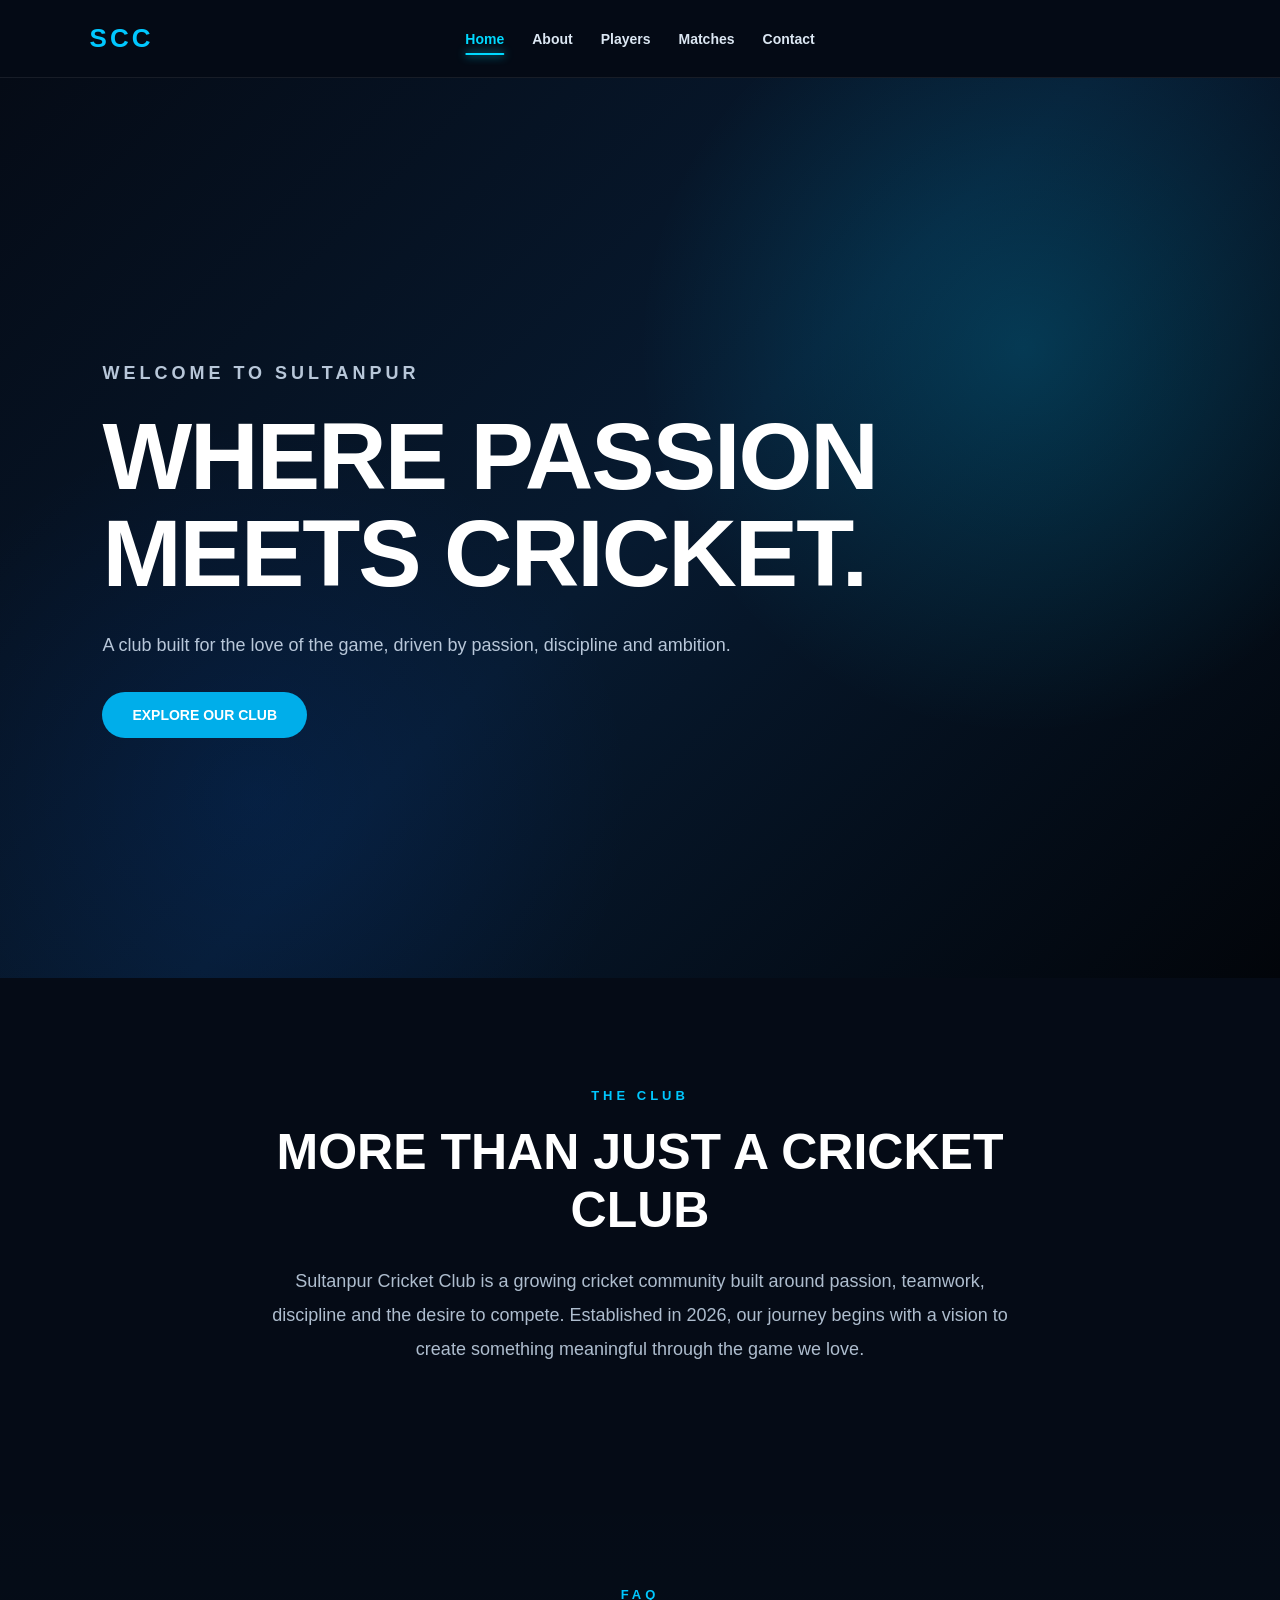
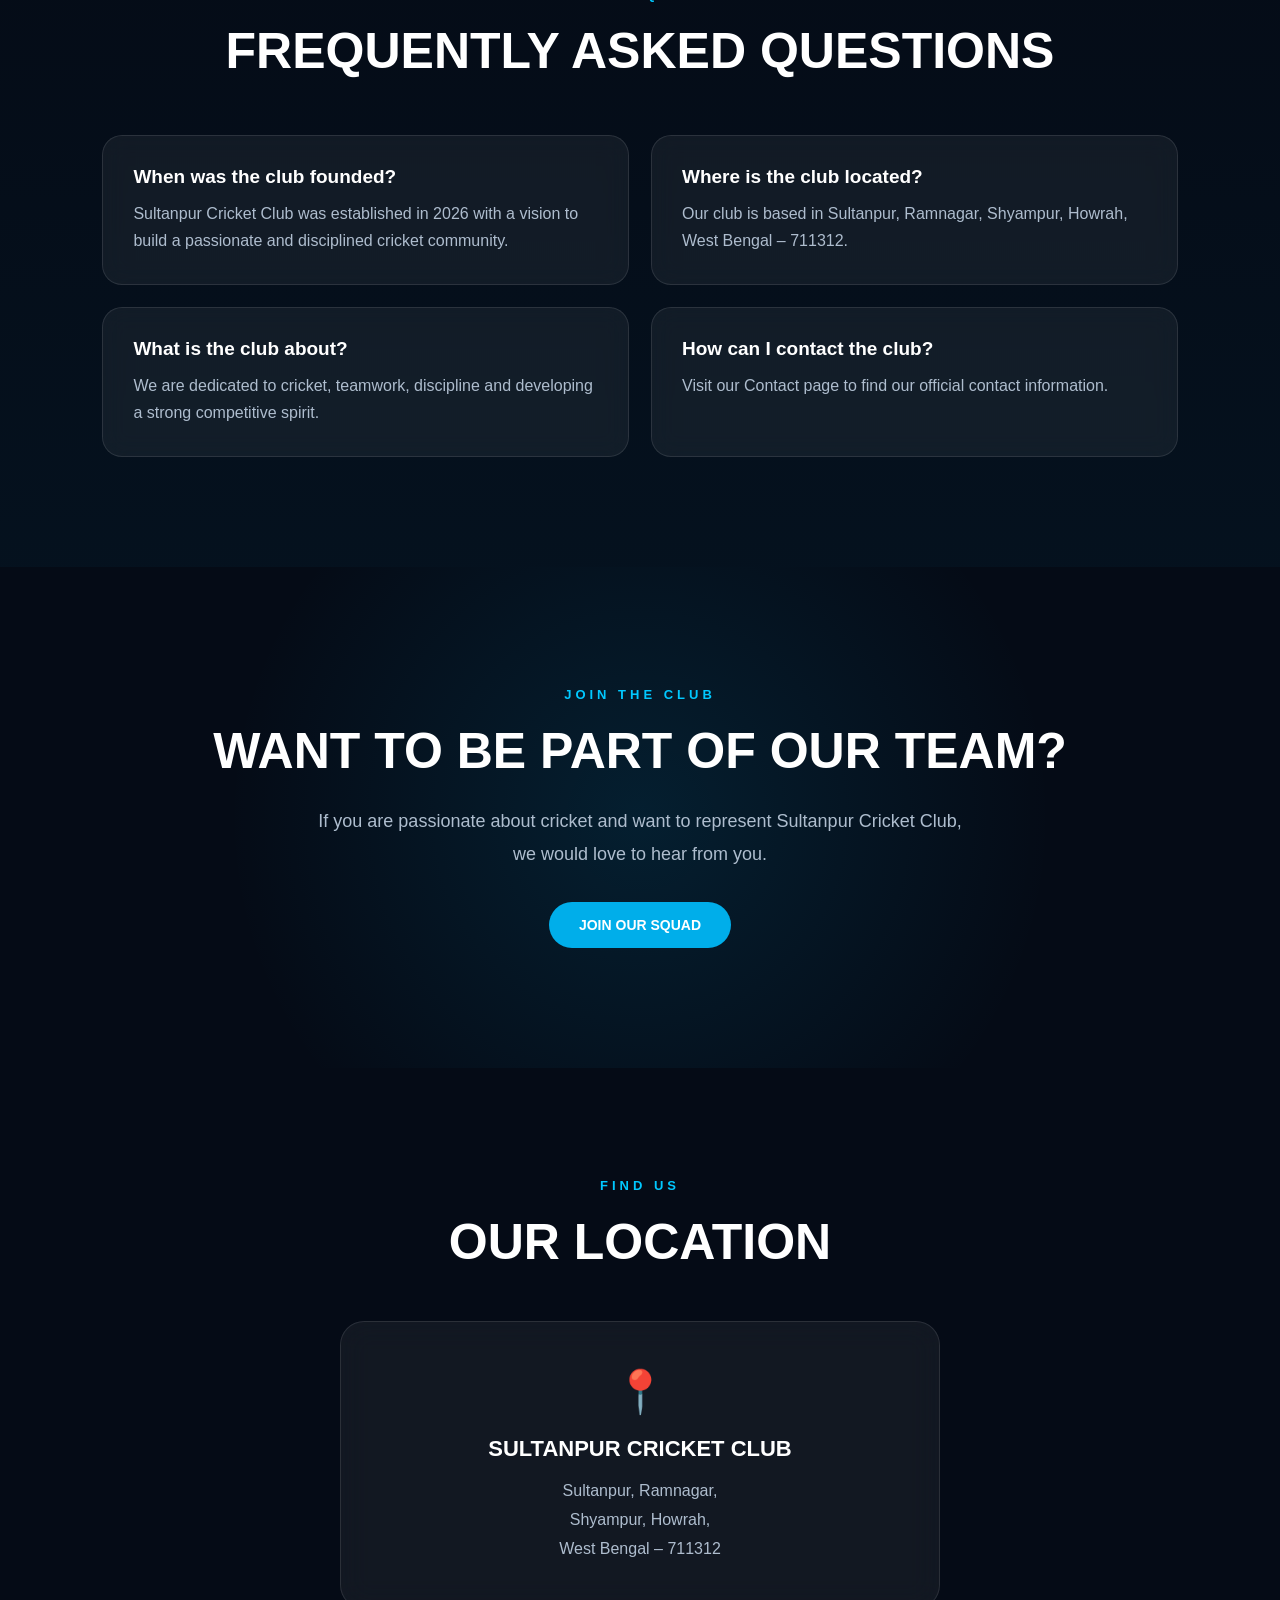
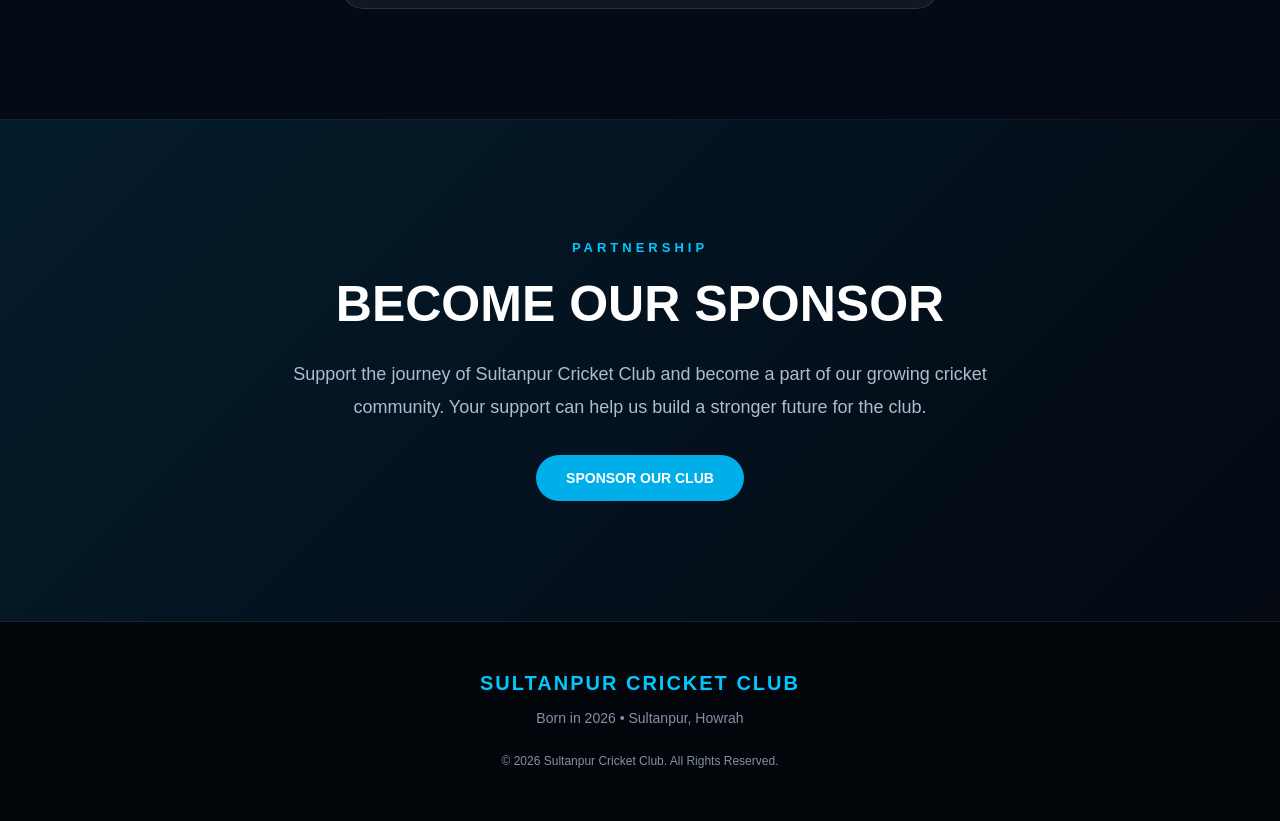
<file: index.html>
<!DOCTYPE html>
<html lang="en">

<head>
    <meta charset="UTF-8">
    <meta name="viewport" content="width=device-width, initial-scale=1.0">

    <title>Sultanpur Cricket Club</title>

    <link rel="stylesheet" href="style.css">
</head>

<body>

    <!-- NAVBAR -->

    <header class="navbar">

        <a href="index.html" class="logo">
            SCC
        </a>

        <nav>
            <a href="index.html">Home</a>
            <a href="about.html">About</a>
            <a href="players.html">Players</a>
            <a href="matches.html">Matches</a>
            <a href="contact.html">Contact</a>
        </nav>

    </header>


    <main>

        <!-- HERO -->

        <section class="hero">

            <div class="hero-content">

                <p class="tagline">
                    WELCOME TO SULTANPUR
                </p>

                <h1>
                    WHERE PASSION<br>
                    MEETS CRICKET.
                </h1>

                <p class="hero-text">
                    A club built for the love of the game,
                    driven by passion, discipline and ambition.
                </p>

                <a href="about.html" class="hero-btn">
                    EXPLORE OUR CLUB
                </a>

            </div>

        </section>


        <!-- CLUB INTRO -->

        <section class="club-intro">

            <p class="section-tag">THE CLUB</p>

            <h2>
                MORE THAN JUST A CRICKET CLUB
            </h2>

            <p>
                Sultanpur Cricket Club is a growing cricket community
                built around passion, teamwork, discipline and the
                desire to compete. Established in 2026, our journey
                begins with a vision to create something meaningful
                through the game we love.
            </p>

        </section>


        <!-- FAQ -->

        <section class="faq">

            <p class="section-tag">FAQ</p>

            <h2>FREQUENTLY ASKED QUESTIONS</h2>

            <div class="faq-grid">

                <div class="faq-card">

                    <h3>
                        When was the club founded?
                    </h3>

                    <p>
                        Sultanpur Cricket Club was established
                        in 2026 with a vision to build a passionate
                        and disciplined cricket community.
                    </p>

                </div>


                <div class="faq-card">

                    <h3>
                        Where is the club located?
                    </h3>

                    <p>
                        Our club is based in Sultanpur, Ramnagar,
                        Shyampur, Howrah, West Bengal – 711312.
                    </p>

                </div>


                <div class="faq-card">

                    <h3>
                        What is the club about?
                    </h3>

                    <p>
                        We are dedicated to cricket, teamwork,
                        discipline and developing a strong
                        competitive spirit.
                    </p>

                </div>


                <div class="faq-card">

                    <h3>
                        How can I contact the club?
                    </h3>

                    <p>
                        Visit our Contact page to find our
                        official contact information.
                    </p>

                </div>

            </div>

        </section>


        <!-- JOIN TEAM -->

        <section class="join-team">

            <p class="section-tag">
                JOIN THE CLUB
            </p>

            <h2>
                WANT TO BE PART OF OUR TEAM?
            </h2>

            <p>
                If you are passionate about cricket and want to
                represent Sultanpur Cricket Club, we would love
                to hear from you.
            </p>

            <a href="apply.html" class="join-btn">
                JOIN OUR SQUAD
            </a>

        </section>


        <!-- LOCATION -->

        <section class="location">

            <p class="section-tag">
                FIND US
            </p>

            <h2>
                OUR LOCATION
            </h2>

            <div class="location-card">

                <div class="location-icon">
                    📍
                </div>

                <h3>
                    SULTANPUR CRICKET CLUB
                </h3>

                <p>
                    Sultanpur, Ramnagar,<br>
                    Shyampur, Howrah,<br>
                    West Bengal – 711312
                </p>

            </div>

        </section>


        <!-- SPONSOR -->

        <section class="sponsor">

            <p class="section-tag">
                PARTNERSHIP
            </p>

            <h2>
                BECOME OUR SPONSOR
            </h2>

            <p>
                Support the journey of Sultanpur Cricket Club
                and become a part of our growing cricket community.
                Your support can help us build a stronger future
                for the club.
            </p>

            <a href="contact.html" class="sponsor-btn">
                SPONSOR OUR CLUB
            </a>

        </section>


    </main>


    <!-- FOOTER -->

    <footer>

        <h2>
            SULTANPUR CRICKET CLUB
        </h2>

        <p>
            Born in 2026 • Sultanpur, Howrah
        </p>

        <p class="copyright">
            © 2026 Sultanpur Cricket Club. All Rights Reserved.
        </p>

    </footer>
    <script>
document.querySelectorAll(".navbar nav a").forEach(link => {
    const linkPage = new URL(link.href).pathname;
    const currentPage = window.location.pathname;

    if (linkPage === currentPage) {
        link.classList.add("active");
    }
});
</script>

</body>

</html>
</file>
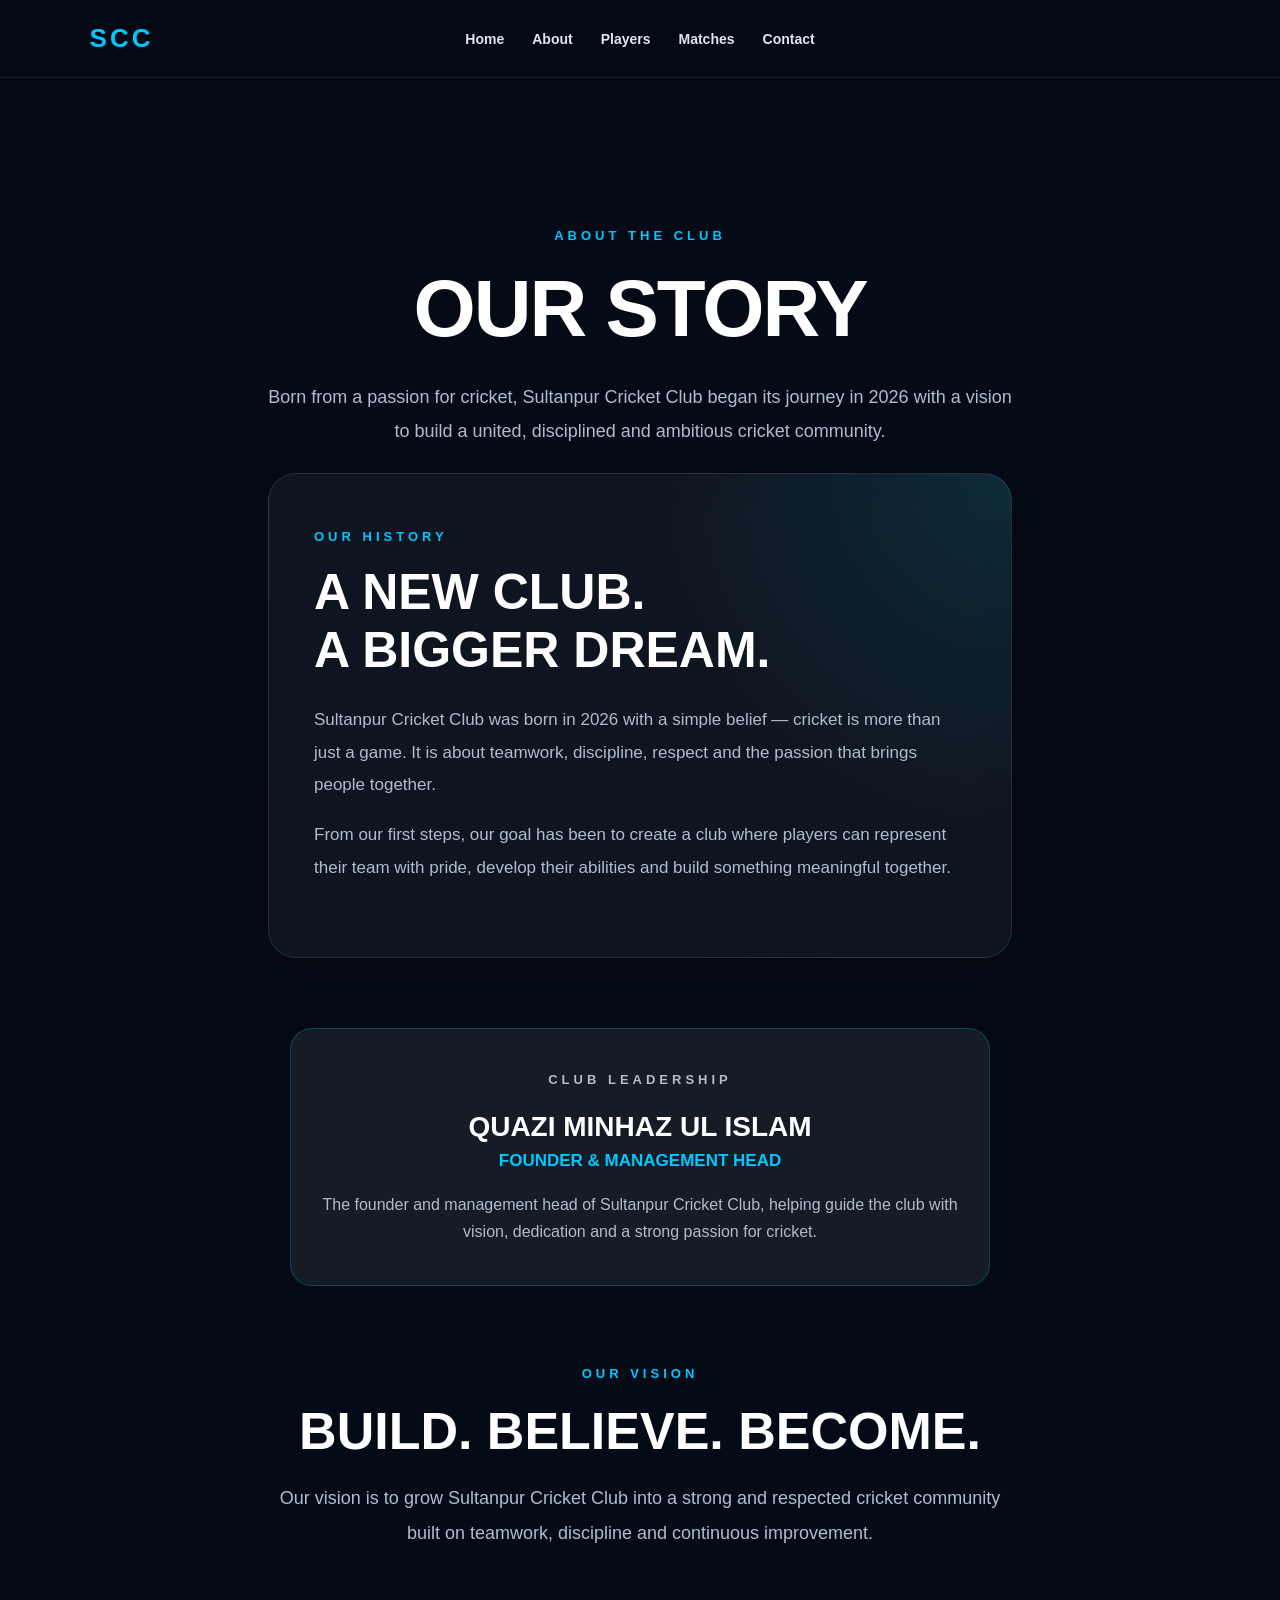
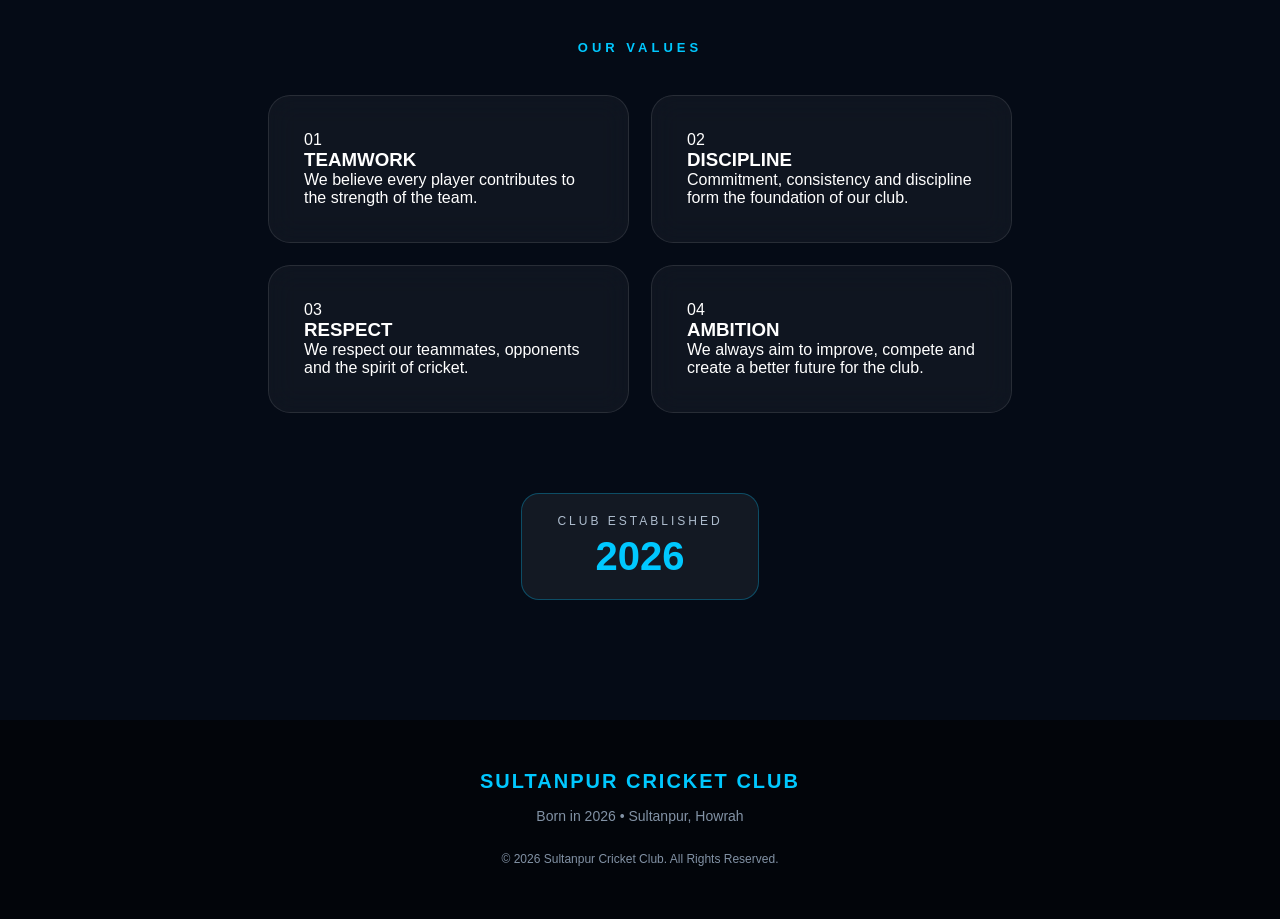
<file: about.html>
<!DOCTYPE html>
<html lang="en">

<head>
    <meta charset="UTF-8">
    <meta name="viewport" content="width=device-width, initial-scale=1.0">

    <title>About | Sultanpur Cricket Club</title>

    <link rel="stylesheet" href="style.css">
</head>

<body>

    <!-- NAVBAR -->

    <header class="navbar">

        <a href="index.html" class="logo">
            SCC
        </a>

        <nav>
            <a href="index.html">Home</a>
            <a href="about.html">About</a>
            <a href="players.html">Players</a>
            <a href="matches.html">Matches</a>
            <a href="contact.html">Contact</a>
        </nav>

    </header>


    <main>

        <!-- ABOUT HERO -->

        <section class="about-page">

            <p class="section-tag">
                ABOUT THE CLUB
            </p>

            <h1>
                OUR STORY
            </h1>

            <p class="about-lead">
                Born from a passion for cricket, Sultanpur Cricket Club
                began its journey in 2026 with a vision to build a
                united, disciplined and ambitious cricket community.
            </p>


            <!-- HISTORY -->

            <div class="about-story">

                <p class="section-tag">
                    OUR HISTORY
                </p>

                <h2>
                    A NEW CLUB.<br>
                    A BIGGER DREAM.
                </h2>

                <p>
                    Sultanpur Cricket Club was born in 2026 with a simple
                    belief — cricket is more than just a game. It is about
                    teamwork, discipline, respect and the passion that
                    brings people together.
                </p>

                <p>
                    From our first steps, our goal has been to create a
                    club where players can represent their team with pride,
                    develop their abilities and build something meaningful
                    together.
                </p>

            </div>


            <!-- LEADERSHIP -->

            <div class="founder-card">

                <p class="section-tag">
                    CLUB LEADERSHIP
                </p>

                <h2>
                    QUAZI MINHAZ UL ISLAM
                </h2>

                <h3>
                    FOUNDER & MANAGEMENT HEAD
                </h3>

                <p>
                    The founder and management head of Sultanpur Cricket
                    Club, helping guide the club with vision, dedication
                    and a strong passion for cricket.
                </p>

            </div>


            <!-- VISION -->

            <div class="about-vision">

                <p class="section-tag">
                    OUR VISION
                </p>

                <h2>
                    BUILD. BELIEVE. BECOME.
                </h2>

                <p>
                    Our vision is to grow Sultanpur Cricket Club into a
                    strong and respected cricket community built on
                    teamwork, discipline and continuous improvement.
                </p>

            </div>


            <!-- VALUES -->

            <div class="club-values">

                <p class="section-tag">
                    OUR VALUES
                </p>

                <div class="values-grid">

                    <div class="value-card">

                        <span>01</span>

                        <h3>
                            TEAMWORK
                        </h3>

                        <p>
                            We believe every player contributes to
                            the strength of the team.
                        </p>

                    </div>


                    <div class="value-card">

                        <span>02</span>

                        <h3>
                            DISCIPLINE
                        </h3>

                        <p>
                            Commitment, consistency and discipline
                            form the foundation of our club.
                        </p>

                    </div>


                    <div class="value-card">

                        <span>03</span>

                        <h3>
                            RESPECT
                        </h3>

                        <p>
                            We respect our teammates, opponents
                            and the spirit of cricket.
                        </p>

                    </div>


                    <div class="value-card">

                        <span>04</span>

                        <h3>
                            AMBITION
                        </h3>

                        <p>
                            We always aim to improve, compete and
                            create a better future for the club.
                        </p>

                    </div>

                </div>

            </div>


            <!-- ESTABLISHED -->

            <div class="born">

                <span>
                    CLUB ESTABLISHED
                </span>

                <strong>
                    2026
                </strong>

            </div>

        </section>

    </main>


    <!-- FOOTER -->

    <footer>

        <h2>
            SULTANPUR CRICKET CLUB
        </h2>

        <p>
            Born in 2026 • Sultanpur, Howrah
        </p>

        <p class="copyright">
            © 2026 Sultanpur Cricket Club. All Rights Reserved.
        </p>

    </footer>

</body>

</html>
</file>
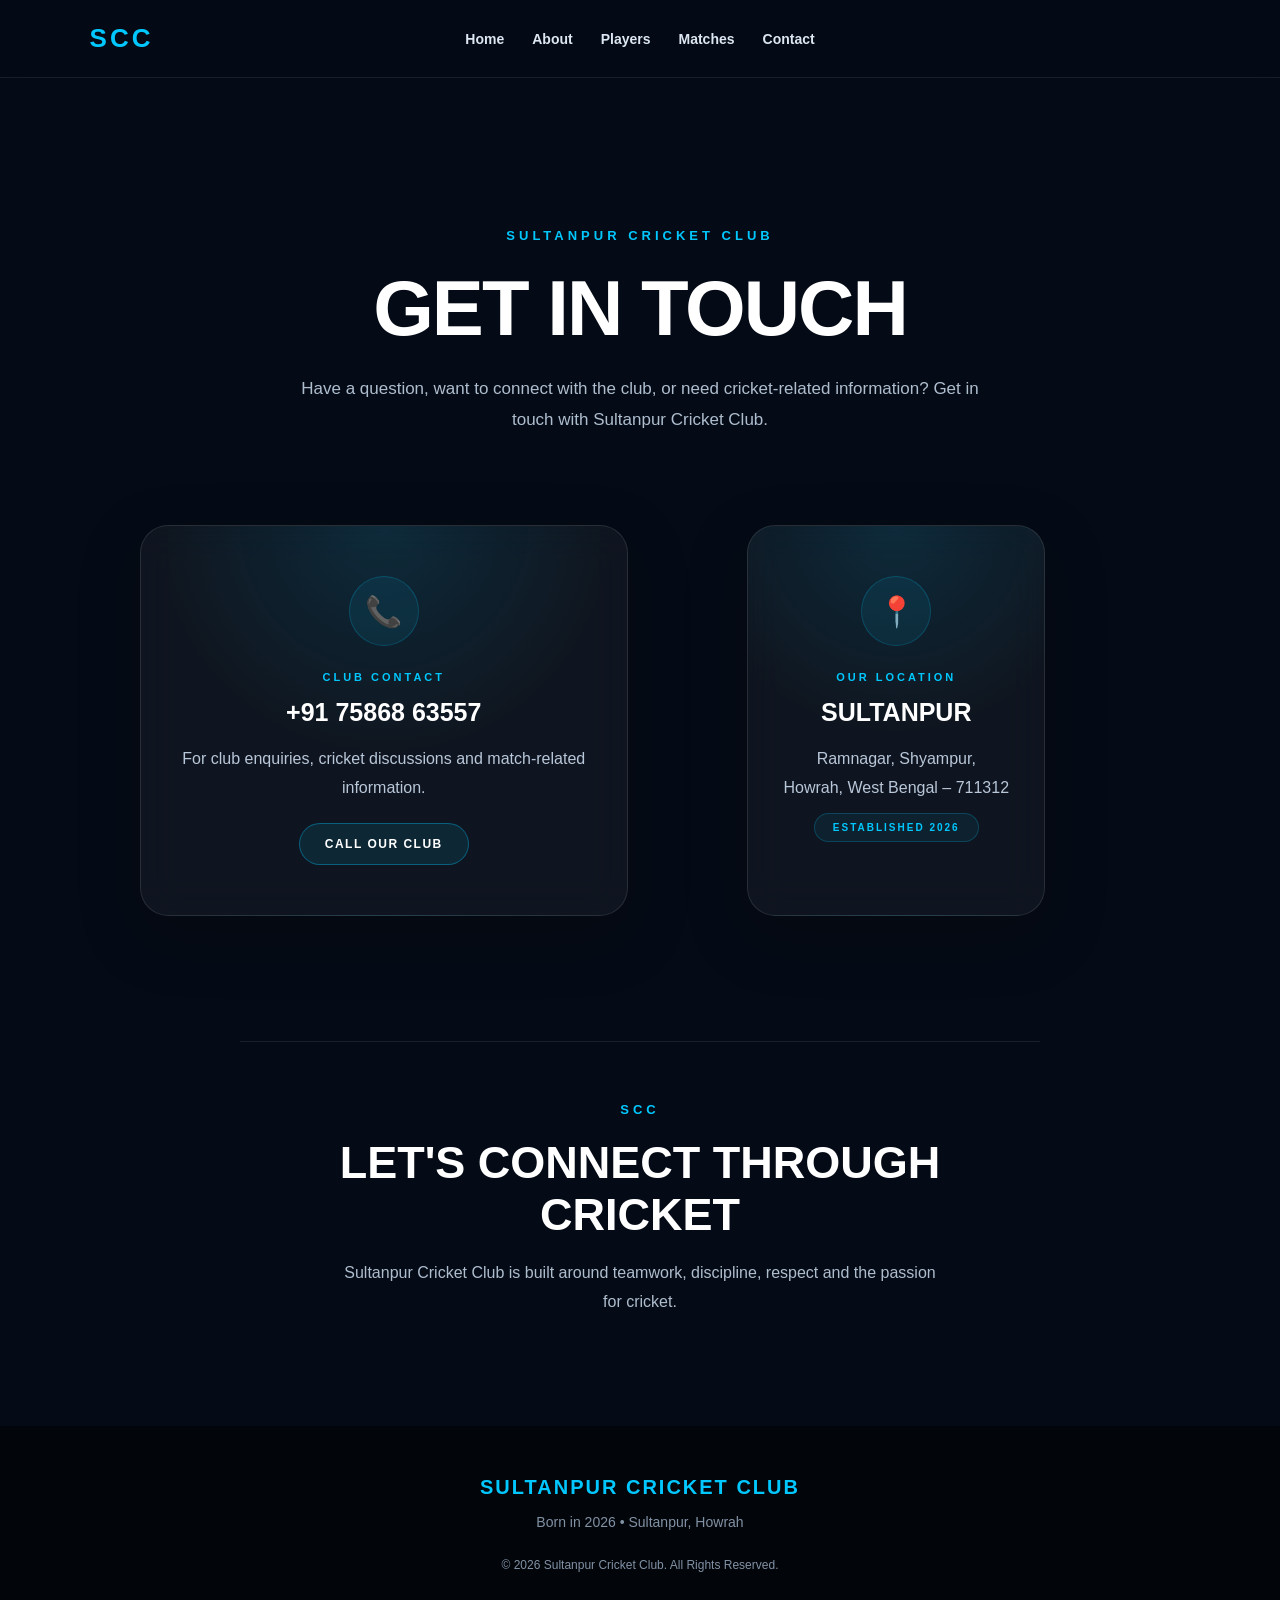
<file: contact.html>
<!DOCTYPE html>
<html lang="en">

<head>
    <meta charset="UTF-8">
    <meta name="viewport" content="width=device-width, initial-scale=1.0">

    <title>Contact | Sultanpur Cricket Club</title>

    <link rel="stylesheet" href="style.css">
</head>

<body>

    <!-- NAVBAR -->

    <header class="navbar">

        <a href="index.html" class="logo">SCC</a>

        <nav>
            <a href="index.html">Home</a>
            <a href="about.html">About</a>
            <a href="players.html">Players</a>
            <a href="matches.html">Matches</a>
            <a href="contact.html">Contact</a>
        </nav>

    </header>


    <!-- CONTACT -->

    <main>

        <section class="contact-page">

            <p class="section-tag">SULTANPUR CRICKET CLUB</p>

            <h1>GET IN TOUCH</h1>

            <p class="contact-intro">
                Have a question, want to connect with the club,
                or need cricket-related information?
                Get in touch with Sultanpur Cricket Club.
            </p>


            <div class="contact-grid">


                <!-- PHONE CARD -->

                <div class="contact-card">

                    <div class="contact-icon">📞</div>

                    <p class="contact-label">CLUB CONTACT</p>

                    <h2>+91 75868 63557</h2>

                    <p class="contact-description">
                        For club enquiries, cricket discussions
                        and match-related information.
                    </p>

                    <a href="tel:+917586863557" class="contact-btn">
                        CALL OUR CLUB
                    </a>

                </div>


                <!-- LOCATION CARD -->

                <div class="contact-card">

                    <div class="contact-icon">📍</div>

                    <p class="contact-label">OUR LOCATION</p>

                    <h2>SULTANPUR</h2>

                    <p class="contact-location">
                        Ramnagar, Shyampur,<br>
                        Howrah, West Bengal – 711312
                    </p>

                    <span class="established">
                        ESTABLISHED 2026
                    </span>

                </div>

            </div>


            <!-- CLUB MESSAGE -->

            <div class="contact-bottom">

                <p class="section-tag">SCC</p>

                <h2>LET'S CONNECT THROUGH CRICKET</h2>

                <p>
                    Sultanpur Cricket Club is built around
                    teamwork, discipline, respect and the
                    passion for cricket.
                </p>

            </div>

        </section>

    </main>


    <!-- FOOTER -->

    <footer>

        <h2>SULTANPUR CRICKET CLUB</h2>

        <p>Born in 2026 • Sultanpur, Howrah</p>

        <p class="copyright">
            © 2026 Sultanpur Cricket Club. All Rights Reserved.
        </p>

    </footer>

</body>

</html>
</file>
<file: style.css>
* {
    margin: 0;
    padding: 0;
    box-sizing: border-box;
}

body {
    font-family: Arial, sans-serif;
    background: #050b16;
    color: white;
}

/* NAVBAR */

.navbar {
    height: 75px;
    padding: 0 7%;

    display: flex;
    align-items: center;
    justify-content: space-between;

    background: rgba(5, 11, 22, 0.85);
    border-bottom: 1px solid rgba(255, 255, 255, 0.1);

    position: fixed;
    top: 0;
    left: 0;
    width: 100%;

    z-index: 100;
}

.logo {
    color: #00c8ff;
    letter-spacing: 2px;
}

nav {
    display: flex;
    gap: 30px;
}

nav a {
    color: white;
    text-decoration: none;
    font-size: 15px;
    transition: 0.3s;
}

nav a:hover {
    color: #00c8ff;
}

/* HERO */

.hero {
    min-height: 100vh;

    display: flex;
    align-items: center;

    padding: 120px 8%;

    background:
        radial-gradient(circle at 80% 40%, rgba(0, 180, 255, 0.18), transparent 35%),
        linear-gradient(135deg, #050b16, #071a30, #02050a);
}

.hero-content {
    max-width: 750px;
}

.tagline,
.section-tag {
    color: #00c8ff;
    font-weight: bold;
    letter-spacing: 3px;
    margin-bottom: 20px;
}

.hero h1 {
    font-size: clamp(45px, 7vw, 85px);
    line-height: 1.05;
    margin-bottom: 25px;
}

.hero p {
    color: #b8c7d9;
    font-size: 18px;
    line-height: 1.7;
}

.hero-btn {
    display: inline-block;

    margin-top: 30px;
    padding: 15px 30px;

    color: white;
    background: #00aeea;

    text-decoration: none;
    font-weight: bold;

    border-radius: 30px;

    transition: 0.3s;
}

.hero-btn:hover {
    transform: translateY(-4px);
    box-shadow: 0 10px 30px rgba(0, 174, 234, 0.35);
}

/* ABOUT */

.about {
    padding: 100px 10%;
    text-align: center;
    max-width: 1000px;
    margin: auto;
}

.about h2 {
    font-size: 42px;
    margin-bottom: 25px;
}

.about > p:last-child {
    color: #aebdce;
    font-size: 18px;
    line-height: 1.8;
}
/* PLAYERS */

.players {
    padding: 100px 8%;
    text-align: center;
}

.players h2,
.contact h2 {
    font-size: 42px;
    margin-bottom: 50px;
}

.player-grid {
    display: grid;
    grid-template-columns: repeat(3, 1fr);
    gap: 25px;
    max-width: 1100px;
    margin: auto;
}

.player-card {
    padding: 35px 25px;

    background: rgba(255, 255, 255, 0.07);
    border: 1px solid rgba(255, 255, 255, 0.15);
    border-radius: 20px;

    backdrop-filter: blur(12px);

    transition: 0.3s;
}

.player-card:hover {
    transform: translateY(-8px);
    border-color: #00c8ff;
}

.player-number {
    color: #00c8ff;
    font-size: 14px;
    margin-bottom: 20px;
}

.player-card h3 {
    font-size: 20px;
    margin-bottom: 15px;
}

.player-card p {
    color: #b8c7d9;
}

.player-card span {
    display: inline-block;
    margin-top: 15px;
    padding: 6px 14px;

    background: #00aeea;
    border-radius: 20px;

    font-size: 12px;
    font-weight: bold;
}


/* CONTACT */

.contact {
    padding: 100px 20px;
    text-align: center;

    background: linear-gradient(
        135deg,
        rgba(0, 174, 234, 0.08),
        rgba(0, 0, 0, 0.2)
    );
}

.contact h2 {
    margin-bottom: 15px;
}

.contact > p:not(.section-tag) {
    color: #aebdce;
    margin-bottom: 25px;
}

.contact-btn {
    display: inline-block;

    padding: 15px 32px;

    background: #00aeea;
    color: white;

    text-decoration: none;
    font-weight: bold;

    border-radius: 30px;

    transition: 0.3s;
}

.contact-btn:hover {
    transform: translateY(-4px);
    box-shadow: 0 10px 30px rgba(0, 174, 234, 0.4);
}


/* MOBILE */

@media (max-width: 800px) {

    nav {
        gap: 12px;
    }

    nav a {
        font-size: 12px;
    }

    .player-grid {
        grid-template-columns: 1fr;
    }

    .hero h1 {
        font-size: 45px;
    }

    .players h2,
    .contact h2 {
        font-size: 32px;
    }
}
/* ABOUT PAGE */

.about-page {
    min-height: 100vh;
    padding: 150px 10% 100px;
    max-width: 1000px;
    margin: auto;
    text-align: center;
}

.about-page h1 {
    font-size: 60px;
    margin-bottom: 35px;
}

.about-page > p:not(.section-tag) {
    color: #aebdce;
    font-size: 18px;
    line-height: 1.9;
    max-width: 850px;
    margin: 0 auto 25px;
}


/* FOUNDER */

.founder-card {
    margin: 60px auto 35px;
    padding: 40px 30px;
    max-width: 650px;

    background: rgba(255, 255, 255, 0.07);
    border: 1px solid rgba(0, 200, 255, 0.25);
    border-radius: 22px;

    backdrop-filter: blur(15px);

    transition: 0.3s;
}

.founder-card:hover {
    transform: translateY(-6px);
    border-color: #00c8ff;
}

.founder-card h2 {
    font-size: 28px;
    margin: 15px 0 8px;
}

.founder-card h3 {
    color: #00c8ff;
    font-size: 17px;
    margin-bottom: 20px;
}

.founder-card p {
    color: #aebdce;
    line-height: 1.7;
}


/* BORN 2026 */

.born {
    display: inline-flex;
    flex-direction: column;
    align-items: center;
    gap: 6px;

    padding: 20px 35px;

    border: 1px solid rgba(0, 200, 255, 0.3);
    border-radius: 18px;

    background: rgba(255, 255, 255, 0.06);
}

.born span {
    color: #aebdce;
    letter-spacing: 3px;
    font-size: 12px;
}

.born strong {
    color: #00c8ff;
    font-size: 40px;
}
/* PLAYERS PAGE */

.players-page {
    min-height: 100vh;
    padding: 150px 8% 100px;
    text-align: center;
}

.players-page h1 {
    font-size: 60px;
    margin-bottom: 60px;
}

.players-page .player-grid {
    max-width: 1100px;
    margin: auto;
}

.players-page .player-card {
    min-height: 280px;

    display: flex;
    flex-direction: column;
    justify-content: center;
    align-items: center;

    background: rgba(255, 255, 255, 0.06);
    border: 1px solid rgba(255, 255, 255, 0.12);

    border-radius: 24px;

    backdrop-filter: blur(15px);

    transition: 0.35s;
}

.players-page .player-card:hover {
    transform: translateY(-10px);
    border-color: #00c8ff;
    box-shadow: 0 20px 50px rgba(0, 200, 255, 0.15);
}

.players-page .player-number {
    font-size: 14px;
    color: #00c8ff;
    letter-spacing: 2px;
    margin-bottom: 20px;
}

.players-page .player-card h2 {
    font-size: 22px;
    margin-bottom: 12px;
}

.players-page .role {
    color: #b8c7d9;
    font-weight: bold;
    letter-spacing: 2px;
}

.players-page .player-card span {
    margin-top: 18px;
    padding: 7px 16px;

    background: #00aeea;
    border-radius: 20px;

    font-size: 11px;
    font-weight: bold;
}

.management {
    margin-top: 12px;
    color: #00c8ff;
    font-size: 11px;
    letter-spacing: 1px;
}
/* CONTACT PAGE */

.contact-page {
    min-height: 100vh;
    padding: 150px 8% 100px;
    text-align: center;
}

.contact-page h1 {
    font-size: clamp(45px, 7vw, 70px);
    margin-bottom: 25px;
}

.contact-intro {
    max-width: 650px;
    margin: 0 auto 50px;

    color: #aebdce;
    font-size: 18px;
    line-height: 1.8;
}

.contact-card {
    max-width: 650px;
    margin: 25px auto;
    padding: 40px 30px;

    background: rgba(255, 255, 255, 0.06);
    border: 1px solid rgba(255, 255, 255, 0.12);
    border-radius: 24px;

    backdrop-filter: blur(15px);

    transition: 0.3s;
}

.contact-card:hover {
    transform: translateY(-7px);
    border-color: #00c8ff;
    box-shadow: 0 20px 50px rgba(0, 200, 255, 0.12);
}

.contact-icon {
    font-size: 35px;
    margin-bottom: 15px;
}

.contact-label {
    color: #00c8ff;
    font-size: 12px;
    font-weight: bold;
    letter-spacing: 3px;
    margin-bottom: 12px;
}

.contact-card h2 {
    font-size: 25px;
    margin-bottom: 20px;
}

.contact-card > p:not(.contact-label):not(.established) {
    color: #b8c7d9;
    margin-bottom: 10px;
}

.contact-btn {
    display: inline-block;

    margin-top: 10px;
    padding: 14px 28px;

    background: #00aeea;
    color: white;

    text-decoration: none;
    font-weight: bold;

    border-radius: 30px;

    transition: 0.3s;
}

.contact-btn:hover {
    transform: translateY(-4px);
    box-shadow: 0 10px 30px rgba(0, 174, 234, 0.4);
}

.established {
    color: #00c8ff;
    font-size: 14px;
    letter-spacing: 2px;
}
/* MATCHES PAGE */

.matches-page {
    min-height: 100vh;
    padding: 150px 8% 100px;
    text-align: center;
}

.matches-page h1 {
    font-size: clamp(45px, 7vw, 70px);
    margin-bottom: 60px;
}

.no-match-card {
    max-width: 650px;
    margin: auto;
    padding: 55px 30px;

    background: rgba(255, 255, 255, 0.06);
    border: 1px solid rgba(0, 200, 255, 0.2);
    border-radius: 25px;

    backdrop-filter: blur(15px);

    transition: 0.3s;
}

.no-match-card:hover {
    transform: translateY(-7px);
    border-color: #00c8ff;
    box-shadow: 0 20px 50px rgba(0, 200, 255, 0.12);
}

.match-icon {
    font-size: 50px;
    margin-bottom: 20px;
}

.no-match-card h2 {
    font-size: 25px;
    margin-bottom: 15px;
}

.no-match-card p {
    color: #aebdce;
    line-height: 1.8;
    margin-bottom: 25px;
}

.no-match-card span {
    display: inline-block;
    padding: 8px 18px;

    color: #00c8ff;
    border: 1px solid rgba(0, 200, 255, 0.3);
    border-radius: 20px;

    font-size: 11px;
    font-weight: bold;
    letter-spacing: 2px;
}
/* =========================
   NEW HOME PAGE DESIGN
========================= */

html {
    scroll-behavior: smooth;
}

/* NAVBAR */

.navbar {
    height: 78px;
    padding: 0 7%;
    background: rgba(5, 11, 22, 0.75);
    backdrop-filter: blur(15px);
    border-bottom: 1px solid rgba(255, 255, 255, 0.08);
}

.logo {
    text-decoration: none;
    color: #00c8ff;
    font-size: 26px;
    font-weight: 900;
    letter-spacing: 3px;
}

nav {
    display: flex;
    gap: 32px;
}

nav a {
    position: relative;
    color: #dce7f3;
    font-size: 14px;
    font-weight: 600;
}

nav a::after {
    content: "";
    position: absolute;
    left: 0;
    bottom: -8px;
    width: 0;
    height: 2px;
    background: #00c8ff;
    transition: 0.3s;
}

nav a:hover {
    color: #00c8ff;
}

nav a:hover::after {
    width: 100%;
}


/* HERO */

.hero {
    min-height: 100vh;
    padding: 140px 8% 100px;

    background:
        radial-gradient(
            circle at 80% 30%,
            rgba(0, 200, 255, 0.20),
            transparent 32%
        ),
        radial-gradient(
            circle at 20% 80%,
            rgba(0, 100, 255, 0.10),
            transparent 30%
        ),
        linear-gradient(
            135deg,
            #050b16,
            #071a30,
            #02050a
        );
}

.hero-content {
    max-width: 850px;
}

.tagline,
.section-tag {
    color: #00c8ff;
    font-size: 13px;
    font-weight: 800;
    letter-spacing: 4px;
    margin-bottom: 20px;
}

.hero h1 {
    font-size: clamp(50px, 8vw, 95px);
    line-height: 1.02;
    margin-bottom: 28px;
    letter-spacing: -2px;
}

.hero-text {
    max-width: 650px;
    color: #b8c7d9;
    font-size: 19px;
    line-height: 1.8;
}

.hero-btn,
.join-btn,
.sponsor-btn {
    display: inline-block;
    margin-top: 32px;
    padding: 15px 30px;

    background: #00aeea;
    color: white;

    text-decoration: none;
    font-size: 14px;
    font-weight: 800;

    border-radius: 30px;
    transition: 0.3s;
}

.hero-btn:hover,
.join-btn:hover,
.sponsor-btn:hover {
    transform: translateY(-5px);
    box-shadow: 0 12px 35px rgba(0, 174, 234, 0.35);
}


/* CLUB INTRO */

.club-intro {
    padding: 110px 10%;
    text-align: center;
    max-width: 1000px;
    margin: auto;
}

.club-intro h2,
.faq h2,
.join-team h2,
.location h2,
.sponsor h2 {
    font-size: clamp(32px, 5vw, 50px);
    margin-bottom: 25px;
}

.club-intro > p:last-child {
    color: #aebdce;
    font-size: 18px;
    line-height: 1.9;
}


/* FAQ */

.faq {
    padding: 110px 8%;
    text-align: center;

    background:
        linear-gradient(
            180deg,
            transparent,
            rgba(0, 174, 234, 0.04)
        );
}

.faq-grid {
    max-width: 1100px;
    margin: 55px auto 0;

    display: grid;
    grid-template-columns: repeat(2, 1fr);
    gap: 22px;
}

.faq-card {
    padding: 30px;
    text-align: left;

    background: rgba(255, 255, 255, 0.055);
    border: 1px solid rgba(255, 255, 255, 0.10);
    border-radius: 20px;

    backdrop-filter: blur(12px);

    transition: 0.3s;
}

.faq-card:hover {
    transform: translateY(-6px);
    border-color: #00c8ff;

    box-shadow:
        0 15px 40px rgba(0, 200, 255, 0.10);
}

.faq-card h3 {
    color: white;
    font-size: 19px;
    margin-bottom: 12px;
}

.faq-card p {
    color: #aebdce;
    line-height: 1.7;
}


/* JOIN TEAM */

.join-team {
    padding: 120px 20px;
    text-align: center;

    background:
        radial-gradient(
            circle,
            rgba(0, 174, 234, 0.12),
            transparent 60%
        );
}

.join-team > p:not(.section-tag) {
    max-width: 650px;
    margin: auto;

    color: #aebdce;
    font-size: 18px;
    line-height: 1.8;
}


/* LOCATION */

.location {
    padding: 110px 20px;
    text-align: center;
}

.location-card {
    max-width: 600px;
    margin: 50px auto 0;

    padding: 45px 30px;

    background: rgba(255, 255, 255, 0.055);
    border: 1px solid rgba(255, 255, 255, 0.10);
    border-radius: 24px;

    backdrop-filter: blur(15px);

    transition: 0.3s;
}

.location-card:hover {
    transform: translateY(-7px);
    border-color: #00c8ff;
}

.location-icon {
    font-size: 42px;
    margin-bottom: 20px;
}

.location-card h3 {
    font-size: 22px;
    margin-bottom: 15px;
}

.location-card p {
    color: #aebdce;
    line-height: 1.8;
}


/* SPONSOR */

.sponsor {
    padding: 120px 20px;
    text-align: center;

    background:
        linear-gradient(
            135deg,
            rgba(0, 174, 234, 0.10),
            rgba(0, 0, 0, 0.20)
        );

    border-top: 1px solid rgba(255, 255, 255, 0.06);
    border-bottom: 1px solid rgba(255, 255, 255, 0.06);
}

.sponsor > p:not(.section-tag) {
    max-width: 700px;
    margin: auto;

    color: #aebdce;
    font-size: 18px;
    line-height: 1.8;
}


/* FOOTER */

footer {
    padding: 50px 20px;
    text-align: center;
    background: #02050a;
}

footer h2 {
    color: #00c8ff;
    font-size: 20px;
    letter-spacing: 2px;
    margin-bottom: 12px;
}

footer p {
    color: #8292a5;
    font-size: 14px;
    line-height: 1.7;
}

.copyright {
    margin-top: 20px;
    font-size: 12px;
}


/* MOBILE */

@media (max-width: 800px) {

    .navbar {
        padding: 0 5%;
    }

    .logo {
        font-size: 22px;
    }

    nav {
        gap: 12px;
    }

    nav a {
        font-size: 11px;
    }

    .hero {
        padding-left: 7%;
        padding-right: 7%;
    }

    .hero h1 {
        font-size: 48px;
    }

    .hero-text {
        font-size: 16px;
    }

    .faq-grid {
        grid-template-columns: 1fr;
    }

    .club-intro,
    .faq,
    .location {
        padding-left: 7%;
        padding-right: 7%;
    }
}
/* =========================
   PREMIUM PLAYERS PAGE
========================= */

.players-page {
    padding-top: 150px;
    padding-bottom: 120px;
}

.players-page h1 {
    font-size: clamp(50px, 7vw, 78px);
    letter-spacing: -2px;
    margin-bottom: 20px;
}

.squad-intro {
    max-width: 650px;
    margin: 0 auto 60px;
    color: #aebdce;
    font-size: 17px;
    line-height: 1.8;
}

.players-page .player-grid {
    max-width: 900px;
    grid-template-columns: repeat(2, 1fr);
    gap: 28px;
}

.players-page .player-card {
    position: relative;
    min-height: 360px;
    padding: 45px 30px;

    overflow: hidden;

    background:
        radial-gradient(
            circle at 50% 0%,
            rgba(0, 200, 255, 0.13),
            transparent 45%
        ),
        rgba(255, 255, 255, 0.045);

    border: 1px solid rgba(255, 255, 255, 0.10);
    border-radius: 28px;

    backdrop-filter: blur(18px);

    box-shadow:
        0 20px 60px rgba(0, 0, 0, 0.25);

    transition: 0.4s;
}

.players-page .player-card::before {
    content: "";
    position: absolute;
    top: 0;
    left: 0;
    width: 100%;
    height: 3px;

    background: linear-gradient(
        90deg,
        transparent,
        #00c8ff,
        transparent
    );

    opacity: 0.7;
}

.players-page .player-card:hover {
    transform: translateY(-12px);
    border-color: rgba(0, 200, 255, 0.5);

    box-shadow:
        0 25px 70px rgba(0, 200, 255, 0.12);
}

.players-page .player-number {
    position: absolute;
    top: 25px;
    right: 30px;

    color: rgba(0, 200, 255, 0.25);
    font-size: 45px;
    font-weight: 900;
}

.player-label {
    color: #00c8ff;
    font-size: 11px;
    font-weight: 800;
    letter-spacing: 3px;
    margin-bottom: 10px;
}
/* =========================
   PREMIUM ABOUT PAGE
========================= */

.about-page {
    padding-top: 150px;
    padding-bottom: 120px;
}

.about-page h1 {
    font-size: clamp(50px, 7vw, 80px);
    letter-spacing: -2px;
    margin-bottom: 25px;
}

.about-lead {
    max-width: 750px;
    margin: 0 auto 80px;
    color: #b8c7d9;
    font-size: 19px;
    line-height: 1.9;
}


/* HISTORY */

.about-story {
    max-width: 850px;
    margin: 0 auto 70px;
    padding: 55px 45px;

    text-align: left;

    background:
        radial-gradient(
            circle at 100% 0%,
            rgba(0, 200, 255, 0.12),
            transparent 40%
        ),
        rgba(255, 255, 255, 0.045);

    border: 1px solid rgba(255, 255, 255, 0.10);
    border-radius: 28px;

    backdrop-filter: blur(18px);

    box-shadow: 0 20px 60px rgba(0, 0, 0, 0.25);
}

.about-story h2 {
    font-size: clamp(32px, 5vw, 50px);
    line-height: 1.15;
    margin-bottom: 25px;
}

.about-story > p:not(.section-tag) {
    color: #aebdce;
    font-size: 17px;
    line-height: 1.9;
    margin-bottom: 18px;
}


/* FOUNDER */

.founder-card {
    max-width: 700px;
    margin: 0 auto 80px;
}

.founder-card h2 {
    font-size: 28px;
}


/* VISION */

.about-vision {
    max-width: 750px;
    margin: 0 auto 90px;
    text-align: center;
}

.about-vision h2 {
    font-size: clamp(32px, 5vw, 52px);
    margin-bottom: 20px;
}

.about-vision > p:last-child {
    color: #aebdce;
    font-size: 18px;
    line-height: 1.9;
}


/* VALUES */

.club-values {
    max-width: 1100px;
    margin: 0 auto 80px;
}

.values-grid {
    margin-top: 40px;

    display: grid;
    grid-template-columns: repeat(2, 1fr);
    gap: 22px;
}

.value-card {
    padding: 35px;

    text-align: left;

    background: rgba(255, 255, 255, 0.045);
    border: 1px solid rgba(255, 255, 255, 0.10);
    border-radius: 22px;

    backdrop-filter: blur(14px);

    transition: 0.3s;
}

.value-card:hover {
    transform: translateY(-6px);
    border-color: #00c8ff;
    box-shadow: 0 15px 40px rgba(0, 200, 255, 0.10);
}
/* =========================
   PREMIUM MATCH CENTRE
========================= */

.matches-page {
    padding-top: 150px;
    padding-bottom: 120px;
}

.matches-page h1 {
    font-size: clamp(50px, 7vw, 80px);
    letter-spacing: -2px;
    margin-bottom: 20px;
}

.matches-intro {
    max-width: 650px;
    margin: 0 auto 60px;
    color: #aebdce;
    font-size: 18px;
    line-height: 1.8;
}


/* NO MATCH CARD */

.no-match-card {
    max-width: 700px;
    margin: auto;
    padding: 60px 40px;

    background:
        radial-gradient(
            circle at 50% 0%,
            rgba(0, 200, 255, 0.13),
            transparent 45%
        ),
        rgba(255, 255, 255, 0.045);

    border: 1px solid rgba(255, 255, 255, 0.10);
    border-radius: 28px;

    backdrop-filter: blur(18px);

    box-shadow:
        0 20px 60px rgba(0, 0, 0, 0.25);

    transition: 0.4s;
}

.no-match-card:hover {
    transform: translateY(-8px);
    border-color: rgba(0, 200, 255, 0.45);

    box-shadow:
        0 25px 70px rgba(0, 200, 255, 0.10);
}

.match-icon {
    font-size: 55px;
    margin-bottom: 20px;
}

.match-status {
    color: #00c8ff;
    font-size: 11px;
    font-weight: 800;
    letter-spacing: 3px;
    margin-bottom: 15px;
}

.no-match-card h2 {
    font-size: 28px;
    margin-bottom: 18px;
}
/* =========================
   PREMIUM CONTACT PAGE
========================= */

.contact-page {
    min-height: 100vh;
    padding: 150px 8% 110px;
    text-align: center;
}

.contact-page h1 {
    font-size: clamp(48px, 7vw, 78px);
    letter-spacing: -2px;
    margin-bottom: 20px;
}

.contact-intro {
    max-width: 680px;
    margin: 0 auto 65px;
    color: #aebdce;
    font-size: 17px;
    line-height: 1.8;
}


/* CONTACT GRID */

.contact-grid {
    max-width: 1000px;
    margin: auto;

    display: grid;
    grid-template-columns: repeat(2, 1fr);
    gap: 25px;
}


/* CONTACT CARDS */

.contact-card {
    padding: 50px 35px;

    background:
        radial-gradient(
            circle at 50% 0%,
            rgba(0, 200, 255, 0.12),
            transparent 50%
        ),
        rgba(255, 255, 255, 0.045);

    border: 1px solid rgba(255, 255, 255, 0.10);
    border-radius: 28px;

    backdrop-filter: blur(18px);

    box-shadow: 0 20px 60px rgba(0, 0, 0, 0.25);

    transition: 0.4s;
}

.contact-card:hover {
    transform: translateY(-8px);

    border-color: rgba(0, 200, 255, 0.45);

    box-shadow:
        0 25px 70px rgba(0, 200, 255, 0.10);
}


/* ICON */

.contact-icon {
    width: 70px;
    height: 70px;

    margin: 0 auto 25px;

    display: flex;
    align-items: center;
    justify-content: center;

    font-size: 30px;

    border-radius: 50%;

    background: rgba(0, 200, 255, 0.08);
    border: 1px solid rgba(0, 200, 255, 0.20);
}


/* TEXT */

.contact-label {
    color: #00c8ff;

    font-size: 11px;
    font-weight: 800;
    letter-spacing: 3px;

    margin-bottom: 15px;
}

.contact-card h2 {
    font-size: 25px;
    margin-bottom: 18px;
}

.contact-description,
.contact-location {
    color: #aebdce;
    line-height: 1.8;
    margin-bottom: 25px;
}


/* CALL BUTTON */

.contact-btn {
    display: inline-block;

    padding: 13px 25px;

    color: #ffffff;
    text-decoration: none;

    background: rgba(0, 200, 255, 0.10);

    border: 1px solid rgba(0, 200, 255, 0.35);
    border-radius: 25px;

    font-size: 12px;
    font-weight: 800;
    letter-spacing: 1.5px;

    transition: 0.3s;
}

.contact-btn:hover {
    background: #00c8ff;
    color: #061018;

    transform: translateY(-2px);
}


/* ESTABLISHED */

.established {
    display: inline-block;

    padding: 8px 18px;

    color: #00c8ff;

    background: rgba(0, 200, 255, 0.07);

    border: 1px solid rgba(0, 200, 255, 0.22);
    border-radius: 20px;

    font-size: 10px;
    font-weight: 800;
    letter-spacing: 2px;
}


/* BOTTOM MESSAGE */

.contact-bottom {
    max-width: 800px;

    margin: 100px auto 0;
    padding-top: 60px;

    border-top: 1px solid rgba(255, 255, 255, 0.08);
}

.contact-bottom h2 {
    font-size: clamp(28px, 5vw, 45px);
    margin-bottom: 18px;
}

.contact-bottom p:last-child {
    max-width: 600px;
    margin: auto;

    color: #aebdce;
    line-height: 1.8;
}


/* MOBILE */

@media (max-width: 700px) {

    .contact-page {
        padding-left: 7%;
        padding-right: 7%;
    }

    .contact-grid {
        grid-template-columns: 1fr;
    }

    .contact-card {
        padding: 40px 25px;
    }

    .contact-card h2 {
        font-size: 22px;
    }

}
/* =========================
   FINAL MOBILE POLISH
========================= */

@media (max-width: 600px) {

    body {
        overflow-x: hidden;
    }

    .navbar {
        padding: 18px 6%;
    }

    .navbar nav {
        gap: 12px;
    }

    .navbar nav a {
        font-size: 11px;
    }

    .logo {
        font-size: 22px;
    }


    /* HOME */

    .hero {
        padding-left: 7%;
        padding-right: 7%;
    }

    .hero h1 {
        font-size: 42px;
    }


    /* GENERAL HEADINGS */

    .section-tag {
        font-size: 10px;
        letter-spacing: 2px;
    }


    /* ABOUT */

    .about-page {
        padding-left: 7%;
        padding-right: 7%;
    }

    .about-page h1 {
        font-size: 45px;
    }


    /* PLAYERS */

    .players-page {
        padding-left: 7%;
        padding-right: 7%;
    }

    .players-page h1 {
        font-size: 45px;
    }

    .player-card {
        padding: 30px 20px;
    }


    /* MATCHES */

    .matches-page {
        padding-left: 7%;
        padding-right: 7%;
    }

    .matches-page h1 {
        font-size: 45px;
    }


    /* CONTACT */

    .contact-page {
        padding-left: 7%;
        padding-right: 7%;
    }

    .contact-page h1 {
        font-size: 45px;
    }

    .contact-grid {
        grid-template-columns: 1fr;
    }

    .contact-card {
        padding: 35px 22px;
    }


    /* FOOTER */

    footer {
        padding-left: 7%;
        padding-right: 7%;
    }

    footer h2 {
        font-size: 20px;
    }

}
/* ================================
   PLAYER APPLICATION PAGE
================================ */

.application-page {
    max-width: 1100px;
    margin: 0 auto;
    padding: 90px 25px;
}

.application-page .section-tag {
    text-align: center;
    color: #00d9ff;
    font-size: 13px;
    letter-spacing: 3px;
    font-weight: 700;
    margin-bottom: 12px;
}

.application-page h1 {
    text-align: center;
    font-size: 42px;
    margin-bottom: 15px;
}

.application-intro {
    max-width: 650px;
    margin: 0 auto 50px;
    text-align: center;
    color: #aeb8c7;
    line-height: 1.7;
}

.application-form {
    background: rgba(255, 255, 255, 0.04);
    border: 1px solid rgba(0, 217, 255, 0.15);
    border-radius: 20px;
    padding: 40px;
    backdrop-filter: blur(15px);
    box-shadow: 0 20px 60px rgba(0, 0, 0, 0.25);
}

.application-form h2 {
    font-size: 18px;
    letter-spacing: 2px;
    margin: 10px 0 25px;
    color: #00d9ff;
}

.form-grid {
    display: grid;
    grid-template-columns: repeat(2, 1fr);
    gap: 22px;
    margin-bottom: 45px;
}

.form-group {
    display: flex;
    flex-direction: column;
}

.form-group.full-width {
    margin-bottom: 25px;
}

.form-group label {
    font-size: 12px;
    font-weight: 700;
    letter-spacing: 1.5px;
    margin-bottom: 9px;
    color: #dce6f2;
}

.form-group input,
.form-group select,
.form-group textarea {
    width: 100%;
    box-sizing: border-box;
    padding: 14px 15px;
    border-radius: 10px;
    border: 1px solid rgba(255, 255, 255, 0.12);
    background: rgba(0, 0, 0, 0.25);
    color: white;
    outline: none;
    font-family: inherit;
    font-size: 14px;
    transition: 0.3s;
}

.form-group input:focus,
.form-group select:focus,
.form-group textarea:focus {
    border-color: #00d9ff;
    box-shadow: 0 0 0 3px rgba(0, 217, 255, 0.08);
}

.form-group textarea {
    resize: vertical;
}

.form-group select option {
    background: #101820;
    color: white;
}

.application-submit {
    display: block;
    margin: 35px auto 0;
    padding: 15px 35px;
    border: none;
    border-radius: 10px;
    background: linear-gradient(135deg, #00d9ff, #0077ff);
    color: white;
    font-weight: 700;
    letter-spacing: 1px;
    cursor: pointer;
    transition: 0.3s;
}

.application-submit:hover {
    transform: translateY(-2px);
    box-shadow: 0 10px 30px rgba(0, 217, 255, 0.25);
}

.form-message {
    text-align: center;
    margin-top: 20px;
    font-weight: 600;
}


/* MOBILE */

@media (max-width: 600px) {

    .application-page {
        padding: 60px 15px;
    }

    .application-page h1 {
        font-size: 30px;
    }

    .application-form {
        padding: 25px 18px;
    }

    .form-grid {
        grid-template-columns: 1fr;
        gap: 18px;
    }

    .application-form h2 {
        font-size: 16px;
    }

    .application-submit {
        width: 100%;
    }
}
/* ================================
   ADMIN PLAYER MANAGEMENT
================================ */

.admin-page {
    min-height: 100vh;
    background:
        radial-gradient(circle at top right, rgba(0, 212, 255, 0.12), transparent 35%),
        #07111f;
    color: #ffffff;
}

.admin-container {
    width: min(1200px, 92%);
    margin: auto;
    padding: 40px 0 70px;
}

.admin-header {
    display: flex;
    justify-content: space-between;
    align-items: center;
    gap: 20px;
    margin-bottom: 30px;
}

.admin-label {
    color: #00d9ff;
    font-size: 12px;
    font-weight: 700;
    letter-spacing: 2px;
    margin-bottom: 8px;
}

.admin-header h1 {
    margin: 0;
    font-size: 34px;
}

.admin-header p {
    color: #9fb0c3;
    margin-top: 8px;
}

.admin-logout {
    border: 1px solid rgba(255,255,255,0.15);
    background: rgba(255,255,255,0.06);
    color: white;
    padding: 11px 20px;
    border-radius: 10px;
    cursor: pointer;
}

.admin-logout:hover {
    background: rgba(255,255,255,0.12);
}

.player-management-card {
    background: rgba(255,255,255,0.055);
    border: 1px solid rgba(255,255,255,0.1);
    border-radius: 18px;
    padding: 28px;
    margin-bottom: 25px;
    backdrop-filter: blur(15px);
}

.player-management-card h2 {
    margin-top: 0;
    margin-bottom: 8px;
}

.player-management-card p {
    color: #9fb0c3;
}

.admin-form-grid {
    display: grid;
    grid-template-columns: repeat(2, 1fr);
    gap: 18px;
    margin-top: 25px;
}

.admin-form-group {
    display: flex;
    flex-direction: column;
    gap: 8px;
}

.admin-form-group label {
    font-size: 13px;
    font-weight: 600;
    color: #cbd7e4;
}

.admin-form-group input,
.admin-form-group select,
.admin-form-group textarea {
    width: 100%;
    box-sizing: border-box;
    padding: 12px 14px;
    border-radius: 10px;
    border: 1px solid rgba(255,255,255,0.12);
    background: rgba(0,0,0,0.25);
    color: white;
    outline: none;
}

.admin-form-group input:focus,
.admin-form-group select:focus,
.admin-form-group textarea:focus {
    border-color: #00d9ff;
}

.admin-form-group select option {
    background: #07111f;
    color: white;
}

.full-width {
    grid-column: 1 / -1;
}

.admin-form-actions {
    display: flex;
    gap: 12px;
    margin-top: 22px;
}

.admin-primary-btn,
.admin-secondary-btn {
    border: none;
    padding: 12px 22px;
    border-radius: 10px;
    cursor: pointer;
    font-weight: 700;
}

.admin-primary-btn {
    background: #00d9ff;
    color: #031018;
}

.admin-secondary-btn {
    background: rgba(255,255,255,0.1);
    color: white;
}

#playerMessage {
    margin-top: 15px;
    color: #00d9ff;
}

.players-list-header {
    margin-bottom: 20px;
}

.table-wrapper {
    overflow-x: auto;
}

.admin-table {
    width: 100%;
    border-collapse: collapse;
    min-width: 750px;
}

.admin-table th,
.admin-table td {
    padding: 14px 12px;
    text-align: left;
    border-bottom: 1px solid rgba(255,255,255,0.08);
}

.admin-table th {
    color: #00d9ff;
    font-size: 13px;
}

.admin-table td {
    color: #dce7f2;
}

.table-edit-btn,
.table-delete-btn {
    border: none;
    padding: 8px 13px;
    border-radius: 8px;
    cursor: pointer;
    margin-right: 5px;
}

.table-edit-btn {
    background: rgba(0, 217, 255, 0.15);
    color: #00d9ff;
}

.table-delete-btn {
    background: rgba(255, 70, 70, 0.15);
    color: #ff7777;
}

.table-edit-btn:hover,
.table-delete-btn:hover {
    opacity: 0.8;
}


/* Mobile */

@media (max-width: 700px) {

    .admin-container {
        width: 94%;
        padding-top: 25px;
    }

    .admin-header {
        align-items: flex-start;
        flex-direction: column;
    }

    .admin-header h1 {
        font-size: 28px;
    }

    .admin-form-grid {
        grid-template-columns: 1fr;
    }

    .full-width {
        grid-column: auto;
    }

    .player-management-card {
        padding: 20px;
    }

    .admin-form-actions {
        flex-direction: column;
    }

    .admin-primary-btn,
    .admin-secondary-btn {
        width: 100%;
    }
}
/* SCC NAVBAR CENTER & ACTIVE HIGHLIGHT */

.navbar {
    position: relative;
}

.navbar nav {
    position: absolute;
    left: 50%;
    transform: translateX(-50%);
    display: flex;
    justify-content: center;
    align-items: center;
    gap: 28px;
}

.navbar nav a {
    position: relative;
    transition: all 0.3s ease;
}

.navbar nav a.active {
    color: #00d9ff !important;
    font-weight: 700;
}

.navbar nav a.active::after {
    content: "";
    position: absolute;
    left: 0;
    bottom: -8px;
    width: 100%;
    height: 2px;
    background: #00d9ff;
    box-shadow: 0 0 10px #00d9ff;
    border-radius: 5px;
}

.navbar nav a:hover {
    color: #00d9ff;
}

@media (max-width: 768px) {
    .navbar {
        flex-wrap: wrap;
        justify-content: center;
        gap: 15px;
    }

    .navbar nav {
        position: static;
        transform: none;
        width: 100%;
        justify-content: center;
        flex-wrap: wrap;
        gap: 18px;
    }
}
</file>
